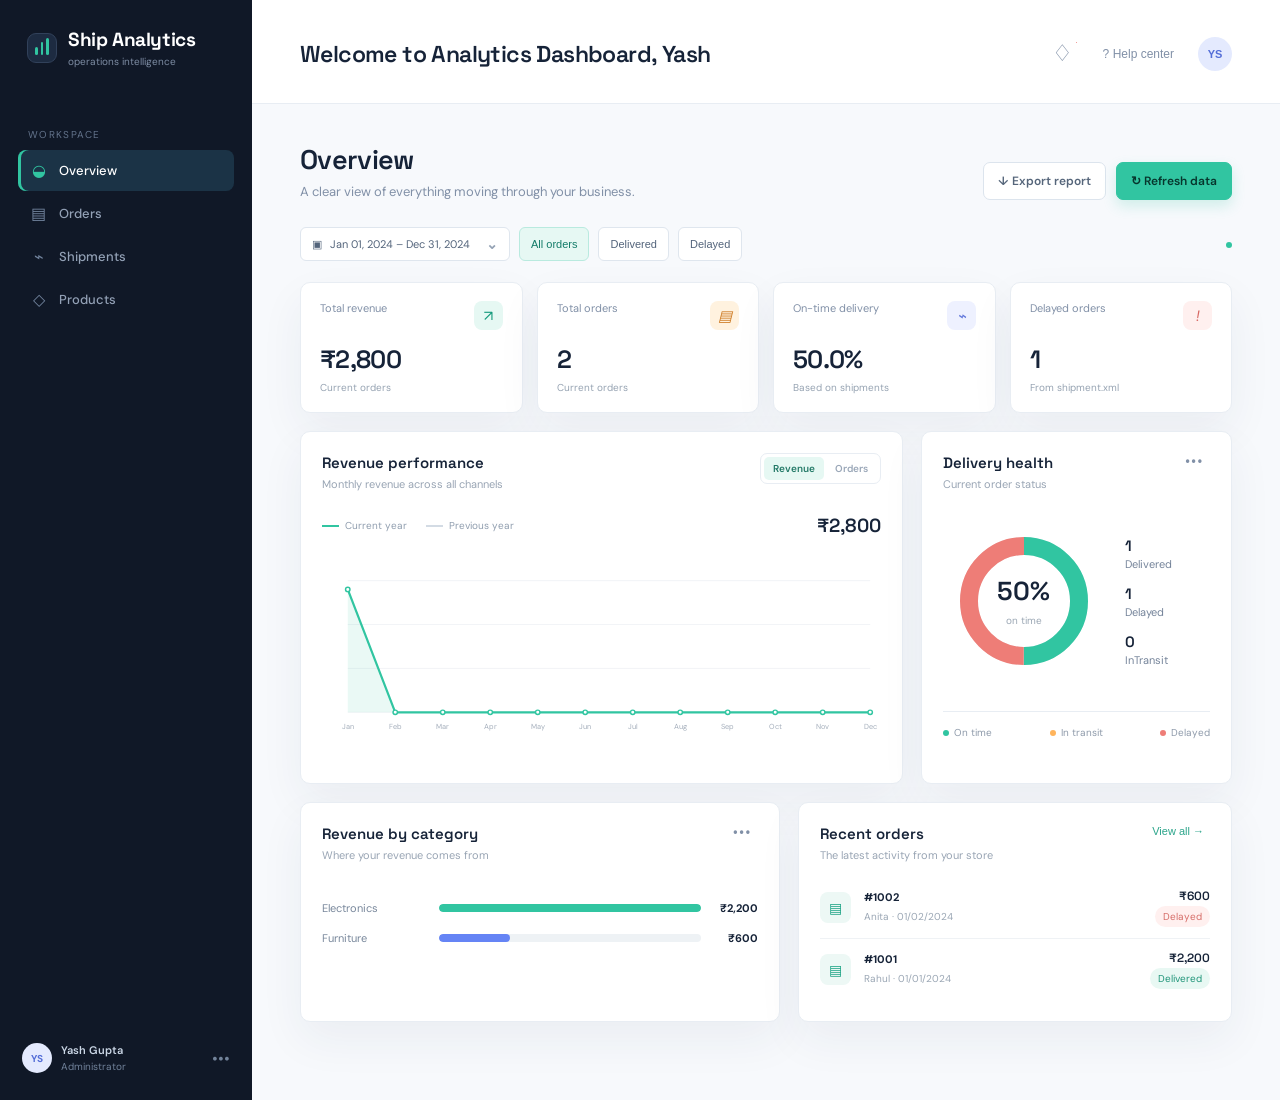
<file: index.html>
<!doctype html>
<html lang="en">
  <head>
    <meta charset="UTF-8" />
    <meta name="viewport" content="width=device-width, initial-scale=1" />
    <meta name="theme-color" content="#101827" />
    <title>Ship Analytics Dashboard</title>
    <link rel="preconnect" href="https://fonts.googleapis.com" />
    <link rel="preconnect" href="https://fonts.gstatic.com" crossorigin />
    <link
      href="https://fonts.googleapis.com/css2?family=DM+Sans:wght@400;500;600;700&family=Space+Grotesk:wght@500;600;700&display=swap"
      rel="stylesheet"
    />
    <link rel="stylesheet" href="style.css" />
  </head>
  <body>
    <div class="app-shell">
      <aside class="sidebar" id="sidebar">
        <div class="brand">
          <div class="brand-mark"><span></span><span></span><span></span></div>
          <div>
            <strong>Ship Analytics </strong
            ><small>operations intelligence</small>
          </div>
        </div>
        <!--<div class="workspace-switcher"><span class="workspace-dot"></span><span>Commerce / FY24</span><span class="chevron">⌄</span></div> -->
        <nav aria-label="Primary navigation">
          <p class="nav-label">Workspace</p>
          <button class="nav-item active" data-view="overview">
            <span class="nav-icon">◒</span>Overview
          </button>
          <button class="nav-item" data-view="orders">
            <span class="nav-icon">▤</span>Orders
          </button>
          <button class="nav-item" data-view="shipments">
            <span class="nav-icon">⌁</span>Shipments
          </button>
          <button class="nav-item" data-view="products">
            <span class="nav-icon">◇</span>Products
          </button>
          <!--<p class="nav-label nav-label-spaced">System</p>
        <button class="nav-item" data-view="pipeline"><span class="nav-icon">⌘</span>Data pipeline</button>
        <button class="nav-item" data-view="architecture"><span class="nav-icon">◎</span>Architecture</button>-->
        </nav>
        <div class="sidebar-footer">
          <!--<div class="health"><span></span><div><b></b><small>Last synced just now</small></div></div> -->
          <div class="profile">
            <div class="avatar">YS</div>
            <div><b>Yash Gupta</b><small>Administrator</small></div>
            <span>•••</span>
          </div>
        </div>
      </aside>

      <main class="main">
        <header class="topbar">
          <button
            class="mobile-menu"
            id="mobileMenu"
            aria-label="Open navigation"
          >
            ☰
          </button>
          <div>
           <!-- <p class="eyebrow">Monday, 21 September 2026</p>-->
            <h1 id="pageTitle">Welcome to Analytics Dashboard, Yash</h1>
          </div>
          <div class="top-actions">
            <button class="icon-button" aria-label="Notifications">
              ♢<i></i></button
            ><button class="help-button">? <span>Help center</span></button
            ><button class="user-avatar">YS</button>
          </div>
        </header>

        <div class="content">
          <section class="view active-view" id="view-overview">
            <div class="view-head">
              <div>
                <h2>Overview</h2>
                <p>A clear view of everything moving through your business.</p>
              </div>
              <div class="head-actions">
                <button class="ghost-button" id="exportButton">
                  ↓ Export report</button
                ><button class="primary-button" id="refreshButton">
                  ↻ Refresh data
                </button>
              </div>
            </div>
            <div class="filter-row">
              <div class="date-control">
                ▣ <span>Jan 01, 2024 – Dec 31, 2024</span><b>⌄</b>
              </div>
              <button class="filter-chip active" data-filter="all">
                All orders</button
              ><button class="filter-chip" data-filter="Delivered">
                Delivered</button
              ><button class="filter-chip" data-filter="Delayed">Delayed</button
              ><span class="filter-note"> <i></i></span>
            </div>
            <div class="kpi-grid" id="kpiGrid"></div>
            <div class="dashboard-grid">
              <article class="panel revenue-panel">
                <div class="panel-head">
                  <div>
                    <h3>Revenue performance</h3>
                    <p>Monthly revenue across all channels</p>
                  </div>
                  <div class="segmented">
                    <button class="active" data-metric="revenue">Revenue</button
                    ><button data-metric="orders">Orders</button>
                  </div>
                </div>
                <div class="chart-legend">
                  <span><i class="legend-line"></i>Current year</span
                  ><span
                    ><i class="legend-line muted-line"></i>Previous year</span
                  ><strong id="revenueTotal"></strong>
                </div>
                <div id="revenueChart" class="line-chart"></div>
              </article>
              <article class="panel delivery-panel">
                <div class="panel-head">
                  <div>
                    <h3>Delivery health</h3>
                    <p>Current order status</p>
                  </div>
                  <button class="more-button">•••</button>
                </div>
                <div id="deliveryChart" class="delivery-content"></div>
                <div class="delivery-foot">
                  <span><i class="green-dot"></i>On time</span
                  ><span><i class="orange-dot"></i>In transit</span
                  ><span><i class="red-dot"></i>Delayed</span>
                </div>
              </article>
            </div>
            <div class="dashboard-grid lower-grid">
              <article class="panel">
                <div class="panel-head">
                  <div>
                    <h3>Revenue by category</h3>
                    <p>Where your revenue comes from</p>
                  </div>
                  <button class="more-button">•••</button>
                </div>
                <div id="categoryChart" class="category-chart"></div>
              </article>
              <article class="panel">
                <div class="panel-head">
                  <div>
                    <h3>Recent orders</h3>
                    <p>The latest activity from your store</p>
                  </div>
                  <button class="text-button" data-view-link="orders">
                    View all →
                  </button>
                </div>
                <div id="recentOrders" class="recent-orders"></div>
              </article>
            </div>
          </section>

          <section class="view" id="view-orders">
            <div class="view-head">
              <div>
                <h2>Orders</h2>
                <p>Every order, normalized and ready to inspect.</p>
              </div>
            </div>
            <div class="panel table-panel">
              <div class="table-toolbar">
                <input
                  id="orderSearch"
                  placeholder="⌕  Search orders or customers"
                /><span id="orderCount"></span>
              </div>
              <div class="table-scroll">
                <table>
                  <thead>
                    <tr>
                      <th>Order</th>
                      <th>Customer</th>
                      <th>Date</th>
                      <th>Items</th>
                      <th>Total</th>
                      <th>Status</th>
                    </tr>
                  </thead>
                  <tbody id="ordersTable"></tbody>
                </table>
              </div>
            </div>
          </section>
          <section class="view" id="view-shipments">
            <div class="view-head">
              <div>
                <h2>Shipments</h2>
                <p>Track delivery performance from dispatch to doorstep.</p>
              </div>
            </div>
            <div class="panel table-panel">
              <div class="table-toolbar">
                <div class="status-summary" id="shipmentSummary"></div>
              </div>
              <div class="table-scroll">
                <table>
                  <thead>
                    <tr>
                      <th>Shipment</th>
                      <th>Order</th>
                      <th>Customer</th>
                      <th>Delivery time</th>
                      <th>Status</th>
                    </tr>
                  </thead>
                  <tbody id="shipmentsTable"></tbody>
                </table>
              </div>
            </div>
          </section>
          <section class="view" id="view-products">
            <div class="view-head">
              <div>
                <h2>Products</h2>
                <p>Understand what customers are buying most.</p>
              </div>
            </div>
            <div class="panel table-panel">
              <div class="table-toolbar">
                <span class="toolbar-title">Product performance</span
                ><span>Sorted by revenue</span>
              </div>
              <div class="table-scroll">
                <table>
                  <thead>
                    <tr>
                      <th>Product</th>
                      <th>Category</th>
                      <th>Units sold</th>
                      <th>Revenue</th>
                      <th>Share</th>
                    </tr>
                  </thead>
                  <tbody id="productsTable"></tbody>
                </table>
              </div>
            </div>
          </section>
          <!--<section class="view" id="view-pipeline">
            <div class="view-head">
              <div>
                <h2>Data pipeline</h2>
                <p>How raw operational exports become trusted metrics.</p>
              </div>
            </div>
            <div class="pipeline-cards" id="pipelineCards"></div>
            <div class="panel quality-panel">
              <div class="panel-head">
                <div>
                  <h3>Data quality report</h3>
                  <p>Issues found and resolved during normalization</p>
                </div>
                <span class="quality-badge">● 8 resolved automatically</span>
              </div>
              <div id="qualityRows"></div>
            </div>
          </section>
          <section class="view" id="view-architecture">
            <div class="view-head">
              <div>
                <h2>Architecture</h2>
                <p>Small, inspectable, and deliberately dependency-free.</p>
              </div>
            </div>
            <div class="architecture-card">
              <div class="architecture-flow">
                <div class="arch-node">
                  <b>01</b><strong>Raw sources</strong
                  ><span>CSV · JSON · XML</span>
                </div>
                <div class="flow-line"></div>
                <div class="arch-node accent-node">
                  <b>02</b><strong>Normalize</strong
                  ><span>validate · coerce · clean</span>
                </div>
                <div class="flow-line"></div>
                <div class="arch-node">
                  <b>03</b><strong>Join & derive</strong
                  ><span>orders · products · shipments</span>
                </div>
                <div class="flow-line"></div>
                <div class="arch-node accent-node">
                  <b>04</b><strong>ShipSight UI</strong
                  ><span>charts · filters · exports</span>
                </div>
              </div>
              <div class="architecture-copy">
                <h3>Built for the exercise, not around it.</h3>
                <p>
                  The dashboard follows the brief's separation-of-concerns
                  requirement: each source has a format-specific reader,
                  cleaning rules are explicit, and the interface renders from
                  one in-memory model. No server or database is required to
                  explore the data.
                </p>
                <div class="tech-list">
                  <span>HTML / CSS / JS</span><span>Inline SVG charts</span
                  ><span>Responsive by default</span
                  ><span>Client-side only</span>
                </div>
              </div>
            </div>
          </section>-->
        </div>
      </main>
    </div>
    <div class="toast" id="toast"></div>
    <script src="app.js"></script>
  </body>
</html>
</file>
<file: style.css>
:root{--ink:#162338;--muted:#8190a7;--line:#e8edf3;--paper:#f7f9fc;--white:#fff;--navy:#101827;--mint:#31c5a1;--mint-soft:#e6f8f3;--amber:#ffb45c;--red:#ee7d77;--blue:#6584f5;--shadow:0 18px 45px rgba(29,48,83,.06)}*{box-sizing:border-box}html{background:var(--paper)}body{margin:0;color:var(--ink);font-family:"DM Sans",sans-serif;-webkit-font-smoothing:antialiased}.app-shell{display:flex;min-height:100vh}.sidebar{width:252px;flex:0 0 252px;background:var(--navy);color:#dbe5f3;padding:27px 18px;display:flex;flex-direction:column}.brand{display:flex;align-items:center;gap:11px;padding:0 9px 31px}.brand strong{display:block;color:#fff;font:700 19px "Space Grotesk",sans-serif;letter-spacing:-.4px}.brand small{display:block;color:#7e8da4;font-size:10px;margin-top:3px}.brand-mark{height:30px;width:30px;background:#1d2b41;border:1px solid #31415a;border-radius:9px;display:flex;align-items:end;justify-content:center;gap:3px;padding:7px}.brand-mark span{width:4px;border-radius:3px;background:var(--mint)}.brand-mark span:nth-child(1){height:8px}.brand-mark span:nth-child(2){height:13px}.brand-mark span:nth-child(3){height:17px}.workspace-switcher{height:39px;border:1px solid #2b3b53;background:#17253a;border-radius:9px;padding:0 11px;display:flex;align-items:center;gap:8px;font-size:11px;color:#aab8cc}.workspace-dot{width:7px;height:7px;background:var(--mint);border-radius:50%;box-shadow:0 0 0 3px rgba(49,197,161,.13)}.chevron{margin-left:auto;color:#75869d;font-size:16px}.nav-label{font-size:10px;color:#63738b;margin:29px 10px 9px;text-transform:uppercase;letter-spacing:.13em}.nav-label-spaced{margin-top:28px}.nav-item{display:flex;align-items:center;gap:12px;width:100%;border:0;background:transparent;color:#93a1b6;padding:10px 12px;margin:2px 0;border-radius:8px;text-align:left;font:500 13px "DM Sans",sans-serif;cursor:pointer}.nav-item:hover{color:#fff;background:#18263a}.nav-item.active{color:#fff;background:#1b3346;box-shadow:inset 3px 0 var(--mint)}.nav-icon{width:17px;text-align:center;color:#71839d;font-size:16px}.nav-item.active .nav-icon{color:var(--mint)}.sidebar-footer{margin-top:auto}.health{display:flex;gap:9px;padding:14px 11px;border-top:1px solid #26344a;border-bottom:1px solid #26344a}.health>span{margin-top:4px;width:7px;height:7px;background:var(--mint);border-radius:50%}.health b,.profile b{display:block;font-size:11px;font-weight:600;color:#cbd7e6}.health small,.profile small{display:block;color:#71829a;font-size:10px;margin-top:3px}.profile{display:flex;align-items:center;gap:9px;padding:20px 4px 0}.profile>span{margin-left:auto;color:#72839a}.avatar,.user-avatar{background:#e4eafe;color:#536dd7;font-weight:700}.avatar{width:30px;height:30px;display:grid;place-items:center;border-radius:50%;font-size:10px}.main{flex:1;min-width:0}.topbar{height:104px;padding:25px 48px 21px;background:var(--white);border-bottom:1px solid var(--line);display:flex;align-items:center;justify-content:space-between}.eyebrow{margin:0 0 7px;color:#9aa7b8;font-size:11px}.topbar h1{margin:0;font:600 23px "Space Grotesk",sans-serif;letter-spacing:-.6px}.topbar h1 span{color:var(--mint);font-size:18px}.top-actions{display:flex;align-items:center;gap:18px}.icon-button,.help-button,.ghost-button,.more-button,.text-button{border:0;background:none;color:var(--muted);cursor:pointer}.icon-button{font-size:23px;position:relative}.icon-button i{width:5px;height:5px;background:var(--red);border:2px solid #fff;border-radius:50%;position:absolute;right:0;top:1px}.help-button{font-size:12px}.user-avatar{border:0;width:34px;height:34px;border-radius:50%;font-size:11px}.mobile-menu{display:none}.content{max-width:1480px;margin:auto;padding:38px 48px 60px}.view{display:none}.active-view{display:block}.view-head{display:flex;justify-content:space-between;align-items:flex-end;margin-bottom:27px}.view-head h2{margin:0 0 6px;font:600 27px "Space Grotesk",sans-serif;letter-spacing:-.7px}.view-head p{margin:0;color:var(--muted);font-size:13px}.head-actions{display:flex;gap:10px}.ghost-button,.primary-button{height:38px;padding:0 14px;border-radius:7px;font:600 12px "DM Sans",sans-serif}.ghost-button{border:1px solid #dce4ed;color:#55657a;background:#fff}.primary-button{border:1px solid var(--mint);background:var(--mint);color:#07362d;box-shadow:0 6px 14px rgba(49,197,161,.2)}.filter-row{display:flex;gap:9px;align-items:center;margin-bottom:21px}.date-control,.filter-chip{height:34px;border:1px solid #dfe6ee;background:#fff;border-radius:6px;padding:0 11px;display:flex;align-items:center;gap:8px;font-size:11px;color:#53647b}.date-control b{font-size:14px;color:#94a2b4;margin-left:8px}.filter-chip{cursor:pointer}.filter-chip.active{color:#137c69;background:var(--mint-soft);border-color:#b9eadf}.filter-note{margin-left:auto;font-size:11px;color:#96a3b2}.filter-note i{display:inline-block;width:6px;height:6px;border-radius:50%;background:var(--mint);margin-left:4px}.kpi-grid{display:grid;grid-template-columns:repeat(4,1fr);gap:14px;margin-bottom:18px}.kpi{background:#fff;border:1px solid var(--line);border-radius:10px;padding:18px 19px;box-shadow:var(--shadow)}.kpi-top{display:flex;justify-content:space-between;align-items:start;color:var(--muted);font-size:11px}.kpi-icon{height:29px;width:29px;display:grid;place-items:center;border-radius:8px;font-size:15px}.kpi-icon.green{color:#159a7c;background:#e6f8f3}.kpi-icon.orange{color:#ce7b24;background:#fff2df}.kpi-icon.red{color:#d76863;background:#fff0ef}.kpi-icon.blue{color:#6177db;background:#eef1ff}.kpi-value{font:600 25px "Space Grotesk",sans-serif;margin:13px 0 6px;letter-spacing:-.7px}.kpi-foot{font-size:10px;color:#96a3b2}.up{color:#1baf8e;font-weight:600}.dashboard-grid{display:grid;grid-template-columns:minmax(0,1.65fr) minmax(300px,.85fr);gap:18px;margin-bottom:18px}.panel{background:#fff;border:1px solid var(--line);border-radius:10px;box-shadow:var(--shadow);padding:21px}.panel-head{display:flex;align-items:start;justify-content:space-between}.panel h3{margin:0 0 5px;font:600 15px "Space Grotesk",sans-serif}.panel-head p{margin:0;color:#99a5b4;font-size:11px}.segmented{border:1px solid var(--line);padding:3px;border-radius:7px;display:flex;gap:2px}.segmented button{border:0;background:none;color:#9aa7b8;padding:5px 9px;border-radius:5px;font:600 10px "DM Sans",sans-serif;cursor:pointer}.segmented button.active{color:#237967;background:var(--mint-soft)}.more-button{font-weight:bold;letter-spacing:2px;font-size:12px}.chart-legend{display:flex;align-items:center;gap:19px;margin:22px 0 4px;font-size:10px;color:#8f9dae}.chart-legend strong{margin-left:auto;font:600 19px "Space Grotesk",sans-serif;color:var(--ink)}.legend-line{display:inline-block;width:17px;border-top:2px solid var(--mint);margin-right:6px;vertical-align:middle}.muted-line{border-color:#d3dbe4}.line-chart{height:220px}.line-chart svg{width:100%;height:100%;overflow:visible}.grid-line{stroke:#edf0f4;stroke-width:1}.axis-label{fill:#a4aebb;font-size:10px;font-family:"DM Sans"}.line-main{fill:none;stroke:var(--mint);stroke-width:3;stroke-linejoin:round;stroke-linecap:round}.line-previous{fill:none;stroke:#d6dee7;stroke-width:2;stroke-dasharray:5 5}.area-main{fill:rgba(49,197,161,.1)}.chart-point{fill:#fff;stroke:var(--mint);stroke-width:2}.delivery-content{min-height:220px;display:flex;align-items:center;justify-content:center;gap:26px}.donut{width:150px;height:150px;transform:rotate(-90deg)}.donut circle{fill:none;stroke-width:18}.donut-bg{stroke:#f0f3f6}.donut-label{text-align:center;margin-left:-176px;width:150px}.donut-label strong{display:block;font:600 26px "Space Grotesk",sans-serif}.donut-label span{font-size:10px;color:#9ba7b4}.delivery-legend{display:flex;flex-direction:column;gap:13px}.delivery-legend div{min-width:80px;font-size:11px;color:#75849a}.delivery-legend b{display:block;color:var(--ink);font:600 15px "Space Grotesk",sans-serif;margin-bottom:2px}.delivery-foot{border-top:1px solid var(--line);padding-top:14px;display:flex;justify-content:space-between;color:#8e9aaa;font-size:10px}.green-dot,.orange-dot,.red-dot{display:inline-block;width:6px;height:6px;border-radius:50%;margin-right:5px}.green-dot{background:var(--mint)}.orange-dot{background:var(--amber)}.red-dot{background:var(--red)}.lower-grid{grid-template-columns:1.05fr .95fr}.category-chart{padding-top:23px}.category-row{display:grid;grid-template-columns:105px 1fr 45px;align-items:center;gap:12px;margin:16px 0;font-size:11px;color:#78879b}.bar-track{height:8px;background:#eef2f5;border-radius:8px;overflow:hidden}.bar-fill{height:100%;border-radius:8px}.bar-fill.teal{background:var(--mint)}.bar-fill.blue{background:var(--blue)}.bar-fill.amber{background:var(--amber)}.bar-fill.red{background:var(--red)}.category-row strong{text-align:right;color:var(--ink);font-size:11px}.text-button{color:#2ca58b;font-size:11px}.recent-orders{margin-top:15px}.recent-order{display:grid;grid-template-columns:34px 1fr auto;gap:10px;align-items:center;padding:11px 0;border-bottom:1px solid #eff2f5}.recent-order:last-child{border:0}.order-symbol{width:31px;height:31px;border-radius:8px;background:#edf8f5;color:#1ca284;display:grid;place-items:center;font-size:14px}.recent-order strong{font-size:11px;display:block}.recent-order small{color:#9aa6b4;font-size:10px}.recent-order .amount{text-align:right;font:600 12px "Space Grotesk",sans-serif}.status{font-size:10px;border-radius:20px;padding:4px 8px;display:inline-block}.status.Delivered{background:#e8f8f3;color:#209579}.status.Delayed{background:#fff0ef;color:#d66d68}.status.InTransit{background:#fff3e3;color:#bf7829}.table-panel{padding:0;overflow:hidden}.table-toolbar{height:65px;padding:0 21px;display:flex;align-items:center;justify-content:space-between;border-bottom:1px solid var(--line);color:#9aa6b4;font-size:11px}.table-toolbar input{width:270px;border:1px solid var(--line);border-radius:6px;padding:10px 12px;font:11px "DM Sans";outline:0}.toolbar-title{font:600 14px "Space Grotesk";color:var(--ink)}.table-scroll{overflow-x:auto}table{width:100%;border-collapse:collapse;min-width:680px}th{text-align:left;background:#fbfcfd;color:#96a3b2;font-size:10px;font-weight:600;padding:13px 21px;border-bottom:1px solid var(--line)}td{padding:15px 21px;border-bottom:1px solid #f0f2f5;font-size:11px;color:#53647a}tbody tr:hover{background:#fbfdfd}td strong{color:var(--ink);font-weight:600}.status-summary{display:flex;gap:16px}.pipeline-cards{display:grid;grid-template-columns:repeat(3,1fr);gap:15px;margin-bottom:18px}.pipeline-card{background:#fff;border:1px solid var(--line);border-radius:10px;padding:19px;box-shadow:var(--shadow)}.pipeline-card .source-icon{width:35px;height:35px;display:grid;place-items:center;border-radius:9px;background:var(--mint-soft);color:#1a967b;margin-bottom:16px;font:600 14px "Space Grotesk"}.pipeline-card h3{font-size:14px;margin-bottom:4px}.pipeline-card p{color:var(--muted);font-size:11px;line-height:1.6;margin:0}.pipeline-card code{display:block;color:#6c7a8d;background:#f6f8fa;padding:8px;border-radius:5px;margin-top:15px;font-size:10px}.quality-panel{padding:0}.quality-panel .panel-head{padding:21px;border-bottom:1px solid var(--line)}.quality-badge{color:#1f9b80;background:var(--mint-soft);padding:7px 10px;border-radius:20px;font-size:10px}.quality-row{display:grid;grid-template-columns:1fr 1.3fr 1.5fr;padding:13px 21px;border-bottom:1px solid #f0f2f5;font-size:11px}.quality-row span{color:#8896a8}.quality-row strong{font-weight:500}.architecture-card{background:#fff;border:1px solid var(--line);border-radius:10px;box-shadow:var(--shadow);padding:35px}.architecture-flow{display:flex;align-items:center;justify-content:center;margin:30px 0 55px}.arch-node{width:180px;min-height:120px;border:1px solid #dce5ec;border-radius:10px;padding:15px;background:#fff}.arch-node b{display:block;color:var(--mint);font:600 11px "Space Grotesk";margin-bottom:18px}.arch-node strong{display:block;font:600 14px "Space Grotesk";margin-bottom:6px}.arch-node span{color:#8c9aac;font-size:10px}.accent-node{background:#eefaf7;border-color:#a9e5d8}.flow-line{width:55px;border-top:1px dashed #aab8c6;position:relative}.flow-line:after{content:"›";position:absolute;right:-3px;top:-11px;color:#9eacbb;font-size:18px}.architecture-copy{border-top:1px solid var(--line);padding-top:25px;max-width:680px}.architecture-copy h3{font:600 18px "Space Grotesk";margin:0 0 8px}.architecture-copy p{color:#7c8b9e;line-height:1.7;font-size:12px}.tech-list{display:flex;gap:8px;flex-wrap:wrap;margin-top:16px}.tech-list span{border:1px solid var(--line);border-radius:20px;padding:7px 11px;color:#64758a;font-size:10px}.toast{position:fixed;bottom:24px;right:24px;background:var(--navy);color:#fff;padding:12px 16px;border-radius:8px;font-size:12px;box-shadow:0 12px 35px rgba(0,0,0,.2);opacity:0;transform:translateY(10px);pointer-events:none;transition:.25s}.toast.show{opacity:1;transform:none}@media(max-width:1050px){.content{padding:30px}.topbar{padding:22px 30px}.sidebar{width:220px;flex-basis:220px}.dashboard-grid,.lower-grid{grid-template-columns:1fr}.delivery-content{min-height:180px}.pipeline-cards{grid-template-columns:1fr}}@media(max-width:720px){.sidebar{position:fixed;z-index:5;left:-260px;top:0;bottom:0;transition:.25s}.sidebar.open{left:0}.topbar{height:83px;padding:15px 18px}.mobile-menu{display:block;border:0;background:none;color:var(--ink);font-size:19px;margin-right:12px}.topbar>div:first-of-type{margin-right:auto}.topbar h1{font-size:17px}.top-actions{gap:10px}.help-button{display:none}.content{padding:24px 16px 45px}.view-head{align-items:start;gap:15px;flex-direction:column}.head-actions{width:100%}.head-actions button{flex:1}.filter-row{overflow-x:auto;padding-bottom:3px}.filter-note{display:none}.date-control{min-width:max-content}.kpi-grid{grid-template-columns:1fr 1fr;gap:10px}.kpi{padding:14px}.kpi-value{font-size:20px}.chart-legend strong{font-size:15px}.delivery-content{gap:8px}.delivery-legend{gap:8px}.architecture-card{padding:18px}.architecture-flow{flex-direction:column;gap:4px;margin:10px 0 35px}.flow-line{width:1px;height:27px;border-top:0;border-left:1px dashed #aab8c6}.flow-line:after{right:-7px;top:8px;transform:rotate(90deg)}.quality-row{grid-template-columns:1fr;padding:12px 18px;gap:4px}.quality-row span{font-size:10px}.quality-row strong{margin-bottom:5px}}
</file>
